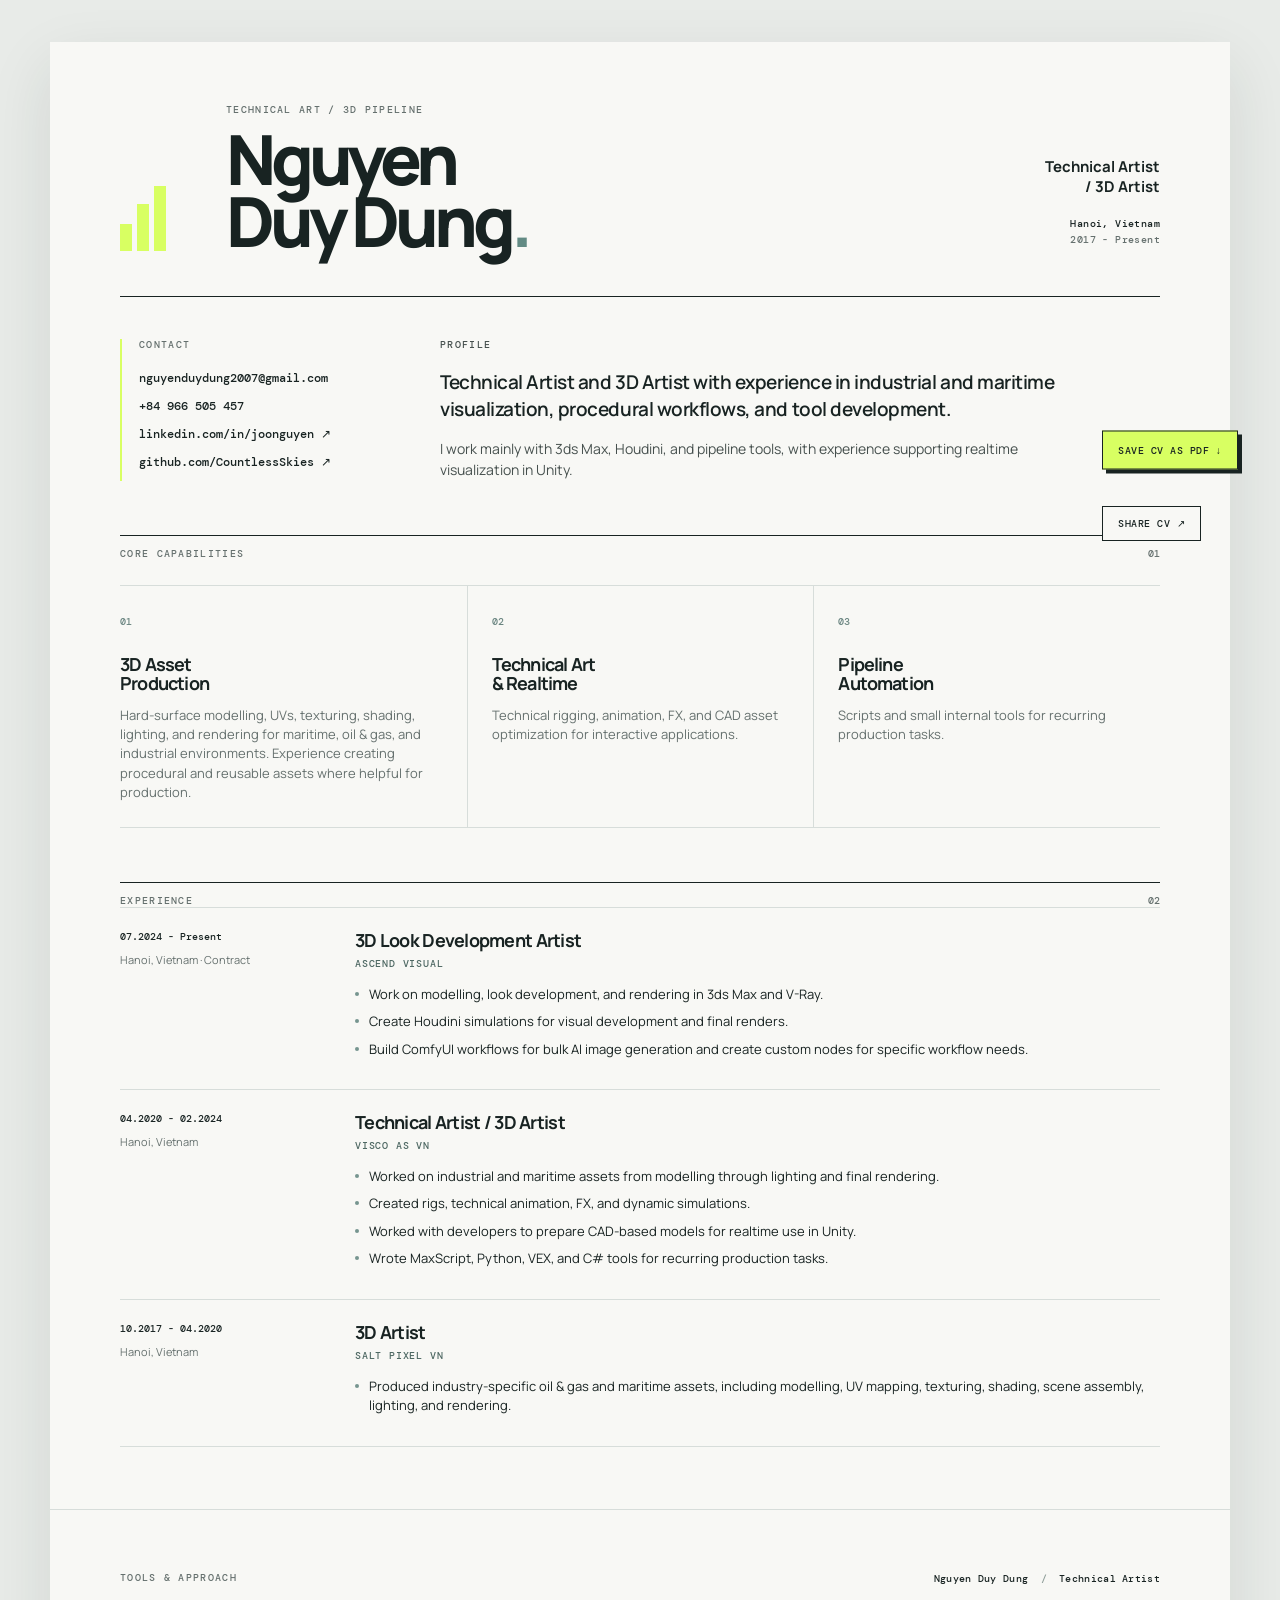
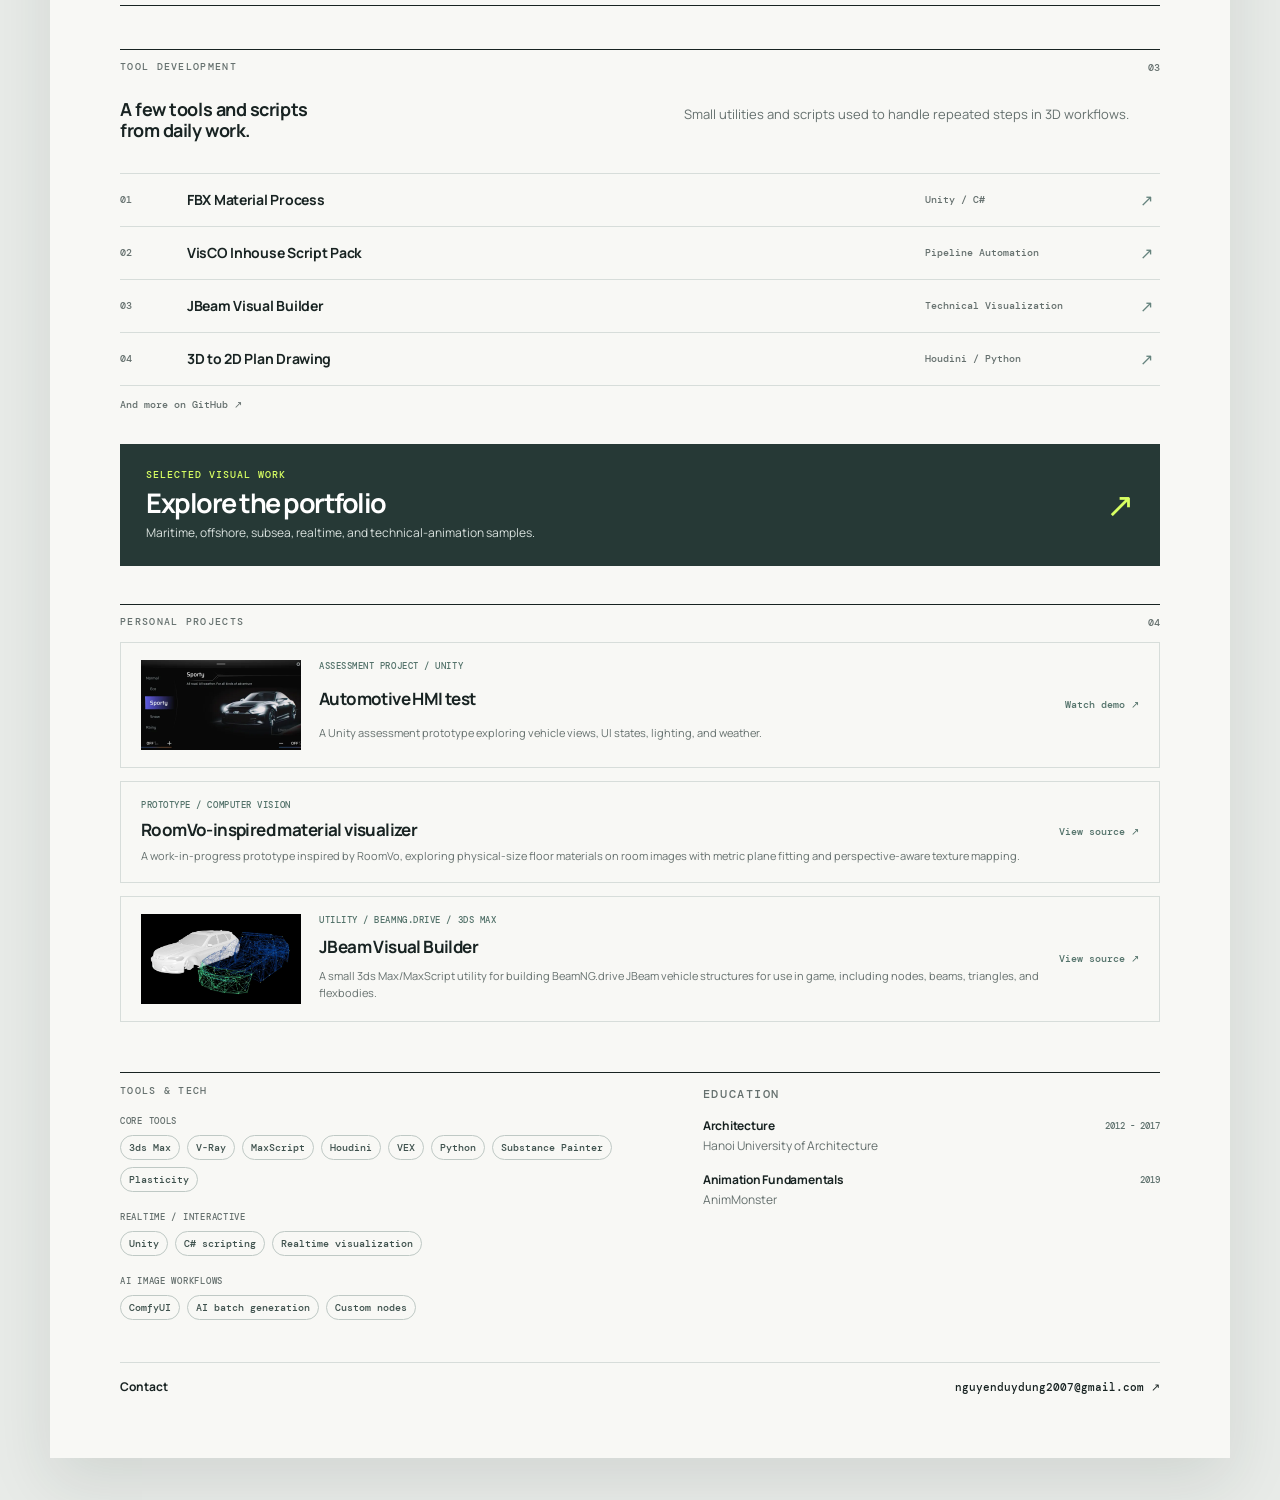
<file: index.html>
<!doctype html>
<html lang="en">
  <head>
    <meta charset="UTF-8" />
    <meta name="viewport" content="width=device-width, initial-scale=1.0" />
    <meta name="description" content="Nguyen Duy Dung - Technical Artist and 3D Pipeline Artist" />
    <title>Nguyen Duy Dung - Technical Artist</title>
    <link rel="preconnect" href="https://fonts.googleapis.com" />
    <link rel="preconnect" href="https://fonts.gstatic.com" crossorigin />
    <link href="https://fonts.googleapis.com/css2?family=DM+Mono:wght@400;500&family=Manrope:wght@400;500;600;700;800&display=swap" rel="stylesheet" />
    <link rel="stylesheet" href="styles.css" />
    <link rel="stylesheet" href="portfolio-link.css" />
    <link rel="stylesheet" href="floating-pdf-button.css" />
    <link rel="stylesheet" href="share-button.css" />
    <link rel="stylesheet" href="project-thumbnails.css" />
    <link rel="stylesheet" href="cv-refinements.css" />
    <link rel="stylesheet" href="print.css" />
  </head>
  <body>
    <main class="resume">
      <section class="page page-one">
        <header class="hero">
          <div class="hero-mark" aria-hidden="true"><span></span><span></span><span></span></div>
          <div class="identity">
            <p class="eyebrow">Technical art / 3D pipeline</p>
            <h1>Nguyen<br />Duy Dung<span class="period">.</span></h1>
          </div>
          <div class="role-block">
            <p class="role">Technical Artist<br />/ 3D Artist</p>
            <p class="location">Hanoi, Vietnam<br /><span>2017 - Present</span></p>
          </div>
        </header>

        <div class="intro-grid">
          <aside class="contact-panel">
            <p class="section-label">Contact</p>
            <a href="mailto:nguyenduydung2007@gmail.com">nguyenduydung2007@gmail.com</a>
            <a href="tel:+84966505457">+84 966 505 457</a>
            <a href="https://www.linkedin.com/in/joonguyen" target="_blank" rel="noreferrer">linkedin.com/in/joonguyen ↗</a>
            <a href="https://github.com/CountlessSkies" target="_blank" rel="noreferrer">github.com/CountlessSkies ↗</a>
          </aside>
          <div class="summary">
            <p class="section-label">Profile</p>
            <p class="lead">Technical Artist and 3D Artist with experience in industrial and maritime visualization, procedural workflows, and tool development.</p>
            <p>I work mainly with 3ds Max, Houdini, and pipeline tools, with experience supporting realtime visualization in Unity.</p>
          </div>
        </div>

        <section class="capabilities">
          <div class="section-heading"><p class="section-label">Core capabilities</p><span>01</span></div>
          <div class="capability-grid">
            <article><span>01</span><h2>3D Asset<br />Production</h2><p>Hard-surface modelling, UVs, texturing, shading, lighting, and rendering for maritime, oil &amp; gas, and industrial environments. Experience creating procedural and reusable assets where helpful for production.</p></article>
            <article><span>02</span><h2>Technical Art<br />&amp; Realtime</h2><p>Technical rigging, animation, FX, and CAD asset optimization for interactive applications.</p></article>
            <article><span>03</span><h2>Pipeline<br />Automation</h2><p>Scripts and small internal tools for recurring production tasks.</p></article>
          </div>
        </section>

        <section class="experience">
          <div class="section-heading"><p class="section-label">Experience</p><span>02</span></div>
          <article class="job current">
            <div class="job-meta"><p>07.2024 - Present</p><span>Hanoi, Vietnam · Contract</span></div>
            <div class="job-main"><h2>3D Look Development Artist</h2><h3>Ascend Visual</h3><ul><li>Work on modelling, look development, and rendering in 3ds Max and V-Ray.</li><li>Create Houdini simulations for visual development and final renders.</li><li>Build ComfyUI workflows for bulk AI image generation and create custom nodes for specific workflow needs.</li></ul></div>
          </article>
          <article class="job">
            <div class="job-meta"><p>04.2020 - 02.2024</p><span>Hanoi, Vietnam</span></div>
            <div class="job-main"><h2>Technical Artist / 3D Artist</h2><h3>VISCO AS VN</h3><ul><li>Worked on industrial and maritime assets from modelling through lighting and final rendering.</li><li>Created rigs, technical animation, FX, and dynamic simulations.</li><li>Worked with developers to prepare CAD-based models for realtime use in Unity.</li><li>Wrote MaxScript, Python, VEX, and C# tools for recurring production tasks.</li></ul></div>
          </article>
          <article class="job">
            <div class="job-meta"><p>10.2017 - 04.2020</p><span>Hanoi, Vietnam</span></div>
            <div class="job-main"><h2>3D Artist</h2><h3>Salt Pixel VN</h3><ul><li>Produced industry-specific oil &amp; gas and maritime assets, including modelling, UV mapping, texturing, shading, scene assembly, lighting, and rendering.</li></ul></div>
          </article>
        </section>
      </section>

      <section class="page page-two">
        <header class="continuation"><p class="eyebrow">Tools &amp; approach</p><p>Nguyen Duy Dung <span>/</span> Technical Artist</p></header>

        <section class="tools-feature">
          <div class="section-heading"><p class="section-label">Tool development</p><span>03</span></div>
          <div class="tools-intro"><h2 class="tools-title">A few tools and scripts<br />from daily work.</h2><p>Small utilities and scripts used to handle repeated steps in 3D workflows.</p></div>
          <div class="tool-list">
            <a href="https://youtu.be/VTSaiFzFZvl" target="_blank" rel="noreferrer"><b>01</b><span>FBX Material Process</span><em>Unity / C#</em><i>↗</i></a>
            <a href="https://github.com/CountlessSkies/VisCO_VN_InHouse" target="_blank" rel="noreferrer"><b>02</b><span>VisCO Inhouse Script Pack</span><em>Pipeline Automation</em><i>↗</i></a>
            <a href="https://github.com/CountlessSkies/JBeamVisualBuilder" target="_blank" rel="noreferrer"><b>03</b><span>JBeam Visual Builder</span><em>Technical Visualization</em><i>↗</i></a>
            <a href="https://github.com/CountlessSkies/3Dto2DPlanDrawing" target="_blank" rel="noreferrer"><b>04</b><span>3D to 2D Plan Drawing</span><em>Houdini / Python</em><i>↗</i></a>
          </div>
          <a class="tools-more" href="https://github.com/CountlessSkies" target="_blank" rel="noreferrer">And more on GitHub ↗</a>
          <a class="portfolio-cta" href="portfolio.html">
            <span class="portfolio-cta-kicker">Selected visual work</span>
            <strong>Explore the portfolio</strong>
            <span class="portfolio-cta-copy">Maritime, offshore, subsea, realtime, and technical-animation samples.</span>
            <i aria-hidden="true">↗</i>
          </a>
        </section>

        <section class="project-highlights">
          <div class="section-heading"><p class="section-label">Personal projects</p><span>04</span></div>
          <a class="realtime-project has-thumbnail" href="https://www.youtube.com/watch?v=7L6jAX87Nv0" target="_blank" rel="noreferrer">
            <img src="assets/portfolio/hmi-thumbnail.webp" alt="Automotive HMI sporty driving mode interface" />
            <span class="project-kicker">Assessment project / Unity</span>
            <strong>Automotive HMI test</strong>
            <span>A Unity assessment prototype exploring vehicle views, UI states, lighting, and weather.</span>
            <i aria-hidden="true">Watch demo ↗</i>
          </a>
          <a class="realtime-project" href="https://github.com/CountlessSkies/roomvo-clone" target="_blank" rel="noreferrer">
            <span class="project-kicker">Prototype / Computer vision</span>
            <strong>RoomVo-inspired material visualizer</strong>
            <span>A work-in-progress prototype inspired by RoomVo, exploring physical-size floor materials on room images with metric plane fitting and perspective-aware texture mapping.</span>
            <i aria-hidden="true">View source ↗</i>
          </a>
          <a class="realtime-project has-thumbnail" href="https://github.com/CountlessSkies/JBeamVisualBuilder" target="_blank" rel="noreferrer">
            <img src="assets/portfolio/jbeam-visual-builder.webp" alt="JBeam vehicle data visualization" />
            <span class="project-kicker">Utility / BeamNG.drive / 3ds Max</span>
            <strong>JBeam Visual Builder</strong>
            <span>A small 3ds Max/MaxScript utility for building BeamNG.drive JBeam vehicle structures for use in game, including nodes, beams, triangles, and flexbodies.</span>
            <i aria-hidden="true">View source ↗</i>
          </a>
        </section>

        <section class="bottom-grid">
          <div class="software"><p class="section-label">Tools &amp; tech</p><p class="tool-group-label">Core tools</p><div class="chips"><span>3ds Max</span><span>V-Ray</span><span>MaxScript</span><span>Houdini</span><span>VEX</span><span>Python</span><span>Substance Painter</span><span>Plasticity</span></div><p class="tool-group-label realtime-label">Realtime / interactive</p><div class="chips"><span>Unity</span><span>C# scripting</span><span>Realtime visualization</span></div><p class="tool-group-label realtime-label">AI image workflows</p><div class="chips"><span>ComfyUI</span><span>AI batch generation</span><span>Custom nodes</span></div></div>
          <div class="education"><p class="section-label">Education</p><article><h3>Architecture</h3><p>Hanoi University of Architecture</p><span>2012 - 2017</span></article><article><h3>Animation Fundamentals</h3><p>AnimMonster</p><span>2019</span></article></div>
        </section>

        <footer><p>Contact</p><a href="mailto:nguyenduydung2007@gmail.com">nguyenduydung2007@gmail.com ↗</a></footer>
      </section>

    </main>
    <button class="save-pdf" style="margin: 0" type="button" onclick="window.print()">Save CV as PDF ↓</button>
    <button class="share-cv" type="button" onclick="if (navigator.share) { navigator.share({ title: document.title, url: location.href }); } else { navigator.clipboard.writeText(location.href).then(() => alert('CV link copied.')); }">Share CV ↗</button>
  </body>
</html>
</file>
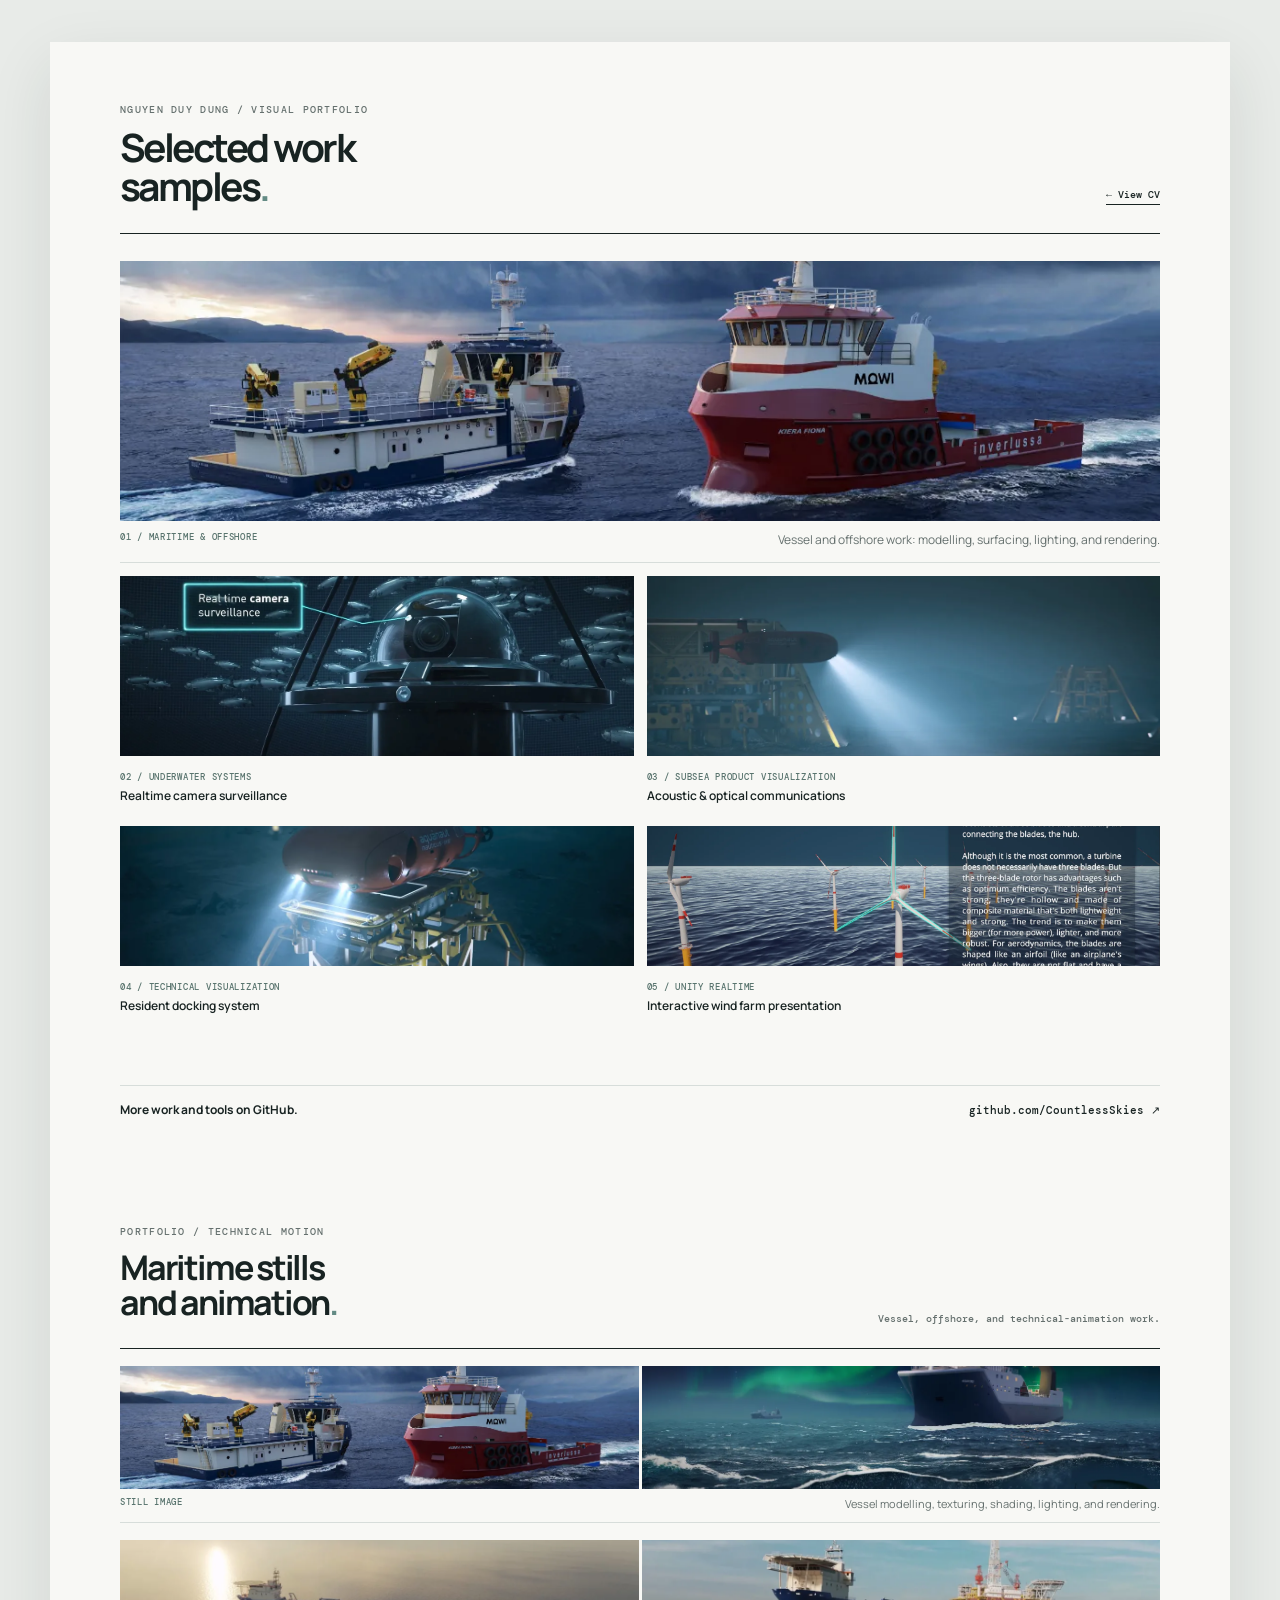
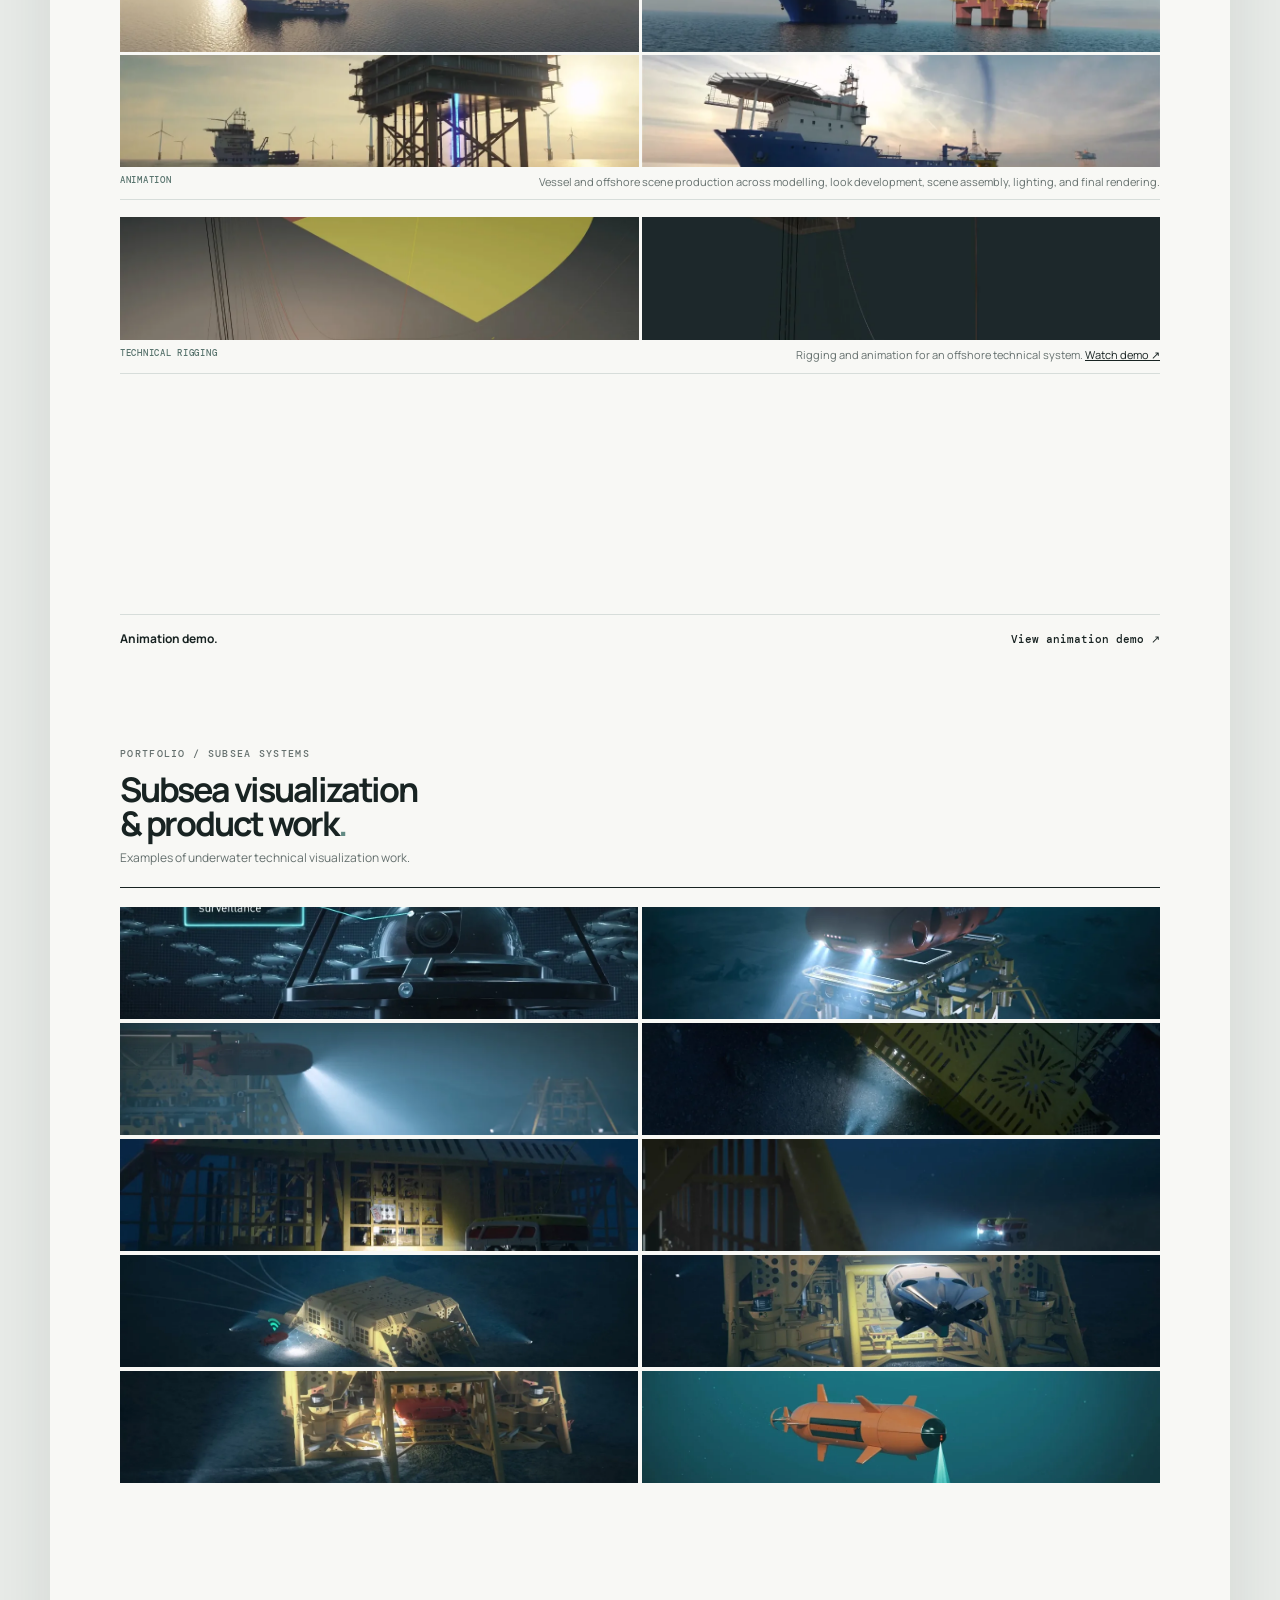
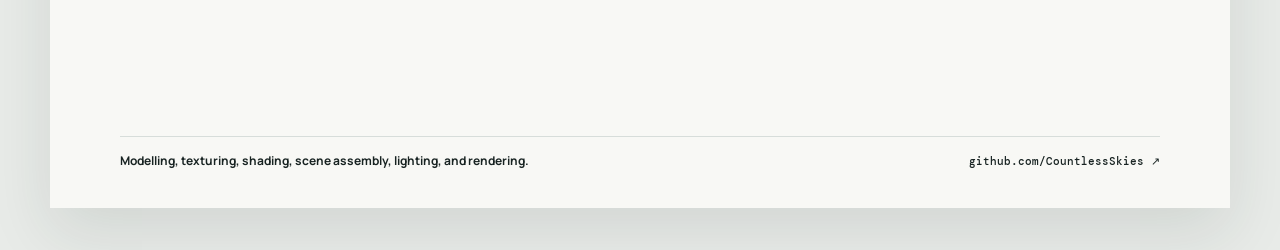
<file: portfolio.html>
<!doctype html>
<html lang="en">
  <head>
    <meta charset="UTF-8" />
    <meta name="viewport" content="width=device-width, initial-scale=1.0" />
    <meta name="description" content="Selected visual portfolio of Nguyen Duy Dung, Technical Artist and 3D Generalist." />
    <title>Portfolio — Nguyen Duy Dung</title>
    <link rel="preconnect" href="https://fonts.googleapis.com" />
    <link rel="preconnect" href="https://fonts.gstatic.com" crossorigin />
    <link href="https://fonts.googleapis.com/css2?family=DM+Mono:wght@400;500&family=Manrope:wght@400;500;600;700;800&display=swap" rel="stylesheet" />
    <link rel="stylesheet" href="styles.css" />
    <link rel="stylesheet" href="portfolio-link.css" />
  </head>
  <body>
    <main class="resume portfolio-resume">
      <section class="page page-portfolio">
        <header class="portfolio-header"><div><p class="eyebrow">Nguyen Duy Dung / Visual portfolio</p><h2>Selected work<br />samples<span>.</span></h2></div><a class="back-to-cv" href="index.html">← View CV</a></header>
        <figure class="portfolio-feature"><img src="assets/portfolio/maritime-still-01.webp" alt="Maritime vessel and offshore platform visualization" /><figcaption><span>01 / Maritime &amp; offshore</span><p>Vessel and offshore work: modelling, surfacing, lighting, and rendering.</p></figcaption></figure>
        <div class="portfolio-mosaic"><figure class="portfolio-tile tall"><img src="assets/portfolio/subsea-01.webp" alt="Underwater surveillance camera visualization" /><figcaption><span>02 / Underwater systems</span><p>Realtime camera surveillance</p></figcaption></figure><figure class="portfolio-tile tall"><img src="assets/portfolio/subsea-03.webp" alt="Underwater autonomous vehicle visualization" /><figcaption><span>03 / Subsea product visualization</span><p>Acoustic &amp; optical communications</p></figcaption></figure><figure class="portfolio-tile"><img src="assets/portfolio/subsea-02.webp" alt="Resident docking system visualization" /><figcaption><span>04 / Technical visualization</span><p>Resident docking system</p></figcaption></figure><figure class="portfolio-tile"><img src="assets/portfolio/wind-realtime.webp" alt="Realtime interactive wind farm application" /><figcaption><span>05 / Unity realtime</span><p>Interactive wind farm presentation</p></figcaption></figure></div>
        <footer><p>More work and tools on GitHub.</p><a href="https://github.com/CountlessSkies" target="_blank" rel="noreferrer">github.com/CountlessSkies ↗</a></footer>
      </section>
      <section class="page page-motion"><header class="motion-header"><p class="eyebrow">Portfolio / technical motion</p><div><h2>Maritime stills<br />and animation<span>.</span></h2><p>Vessel, offshore, and technical-animation work.</p></div></header><figure class="motion-frame still-frame"><div class="motion-pair"><img src="assets/portfolio/maritime-still-01.webp" alt="Maritime vessel still image render" /><img src="assets/portfolio/maritime-still-02.webp" alt="Arctic maritime vessel still image render" /></div><figcaption><span>Still image</span><p>Vessel modelling, texturing, shading, lighting, and rendering.</p></figcaption></figure><figure class="motion-frame animation-frame"><div class="motion-quad"><img src="assets/portfolio/maritime-animation-01.webp" alt="Maritime animation frame one" /><img src="assets/portfolio/maritime-animation-02.webp" alt="Maritime animation frame two" /><img src="assets/portfolio/maritime-animation-03.webp" alt="Maritime animation frame three" /><img src="assets/portfolio/maritime-animation-04.webp" alt="Maritime animation frame four" /></div><figcaption><span>Animation</span><p>Vessel and offshore scene production across modelling, look development, scene assembly, lighting, and final rendering.</p></figcaption></figure><figure class="motion-frame rig-frame"><div class="motion-pair"><img src="assets/portfolio/maritime-rigging-01.webp" alt="Technical rigging visualization" /><img src="assets/portfolio/maritime-rigging-02.webp" alt="Technical animation visualization" /></div><figcaption><span>Technical rigging</span><p>Rigging and animation for an offshore technical system. <a href="https://youtu.be/-vrgjX5760U" target="_blank" rel="noreferrer">Watch demo ↗</a></p></figcaption></figure><footer><p>Animation demo.</p><a href="https://youtu.be/-vrgjX5760U" target="_blank" rel="noreferrer">View animation demo ↗</a></footer></section>
      <section class="page page-subsea"><header class="subsea-header"><p class="eyebrow">Portfolio / subsea systems</p><h2>Subsea visualization<br />&amp; product work<span>.</span></h2><p>Examples of underwater technical visualization work.</p></header><div class="subsea-gallery"><img src="assets/portfolio/subsea-01.webp" alt="Underwater surveillance camera" /><img src="assets/portfolio/subsea-02.webp" alt="Resident docking system" /><img src="assets/portfolio/subsea-03.webp" alt="Acoustic and optical communications visualization" /><img src="assets/portfolio/subsea-04.webp" alt="Underwater technical equipment" /><img src="assets/portfolio/subsea-05.webp" alt="Subsea system rendering" /><img src="assets/portfolio/subsea-06.webp" alt="Underwater remote vehicle" /><img src="assets/portfolio/subsea-07.webp" alt="Subsea equipment scene" /><img src="assets/portfolio/subsea-08.webp" alt="Underwater system visualization" /><img src="assets/portfolio/subsea-09.webp" alt="Subsea device rendering" /><img src="assets/portfolio/subsea-10.webp" alt="Underwater vehicle product visualization" /></div><footer><p>Modelling, texturing, shading, scene assembly, lighting, and rendering.</p><a href="https://github.com/CountlessSkies" target="_blank" rel="noreferrer">github.com/CountlessSkies ↗</a></footer></section>
    </main>
  </body>
</html>
</file>
<file: styles.css>
.personal-project-list{display:grid;grid-template-columns:1fr 1fr;gap:12px;margin-top:18px}.personal-project-list article{padding:13px;border:1px solid var(--line)}.personal-project-list h3{font-size:15px;letter-spacing:-.03em;margin:6px 0}.personal-project-list article>p:not(.project-kicker){margin:0;color:var(--muted);font-size:11px;line-height:1.45}.personal-project-list a{display:inline-block;margin-top:9px;color:var(--ink);font:500 10px var(--mono)}.page-personal .personal-visual{margin-top:17px}@media(max-width:760px){.personal-project-list{grid-template-columns:1fr}}
 body .personal-header h2{font-size:24px;letter-spacing:-.035em}
 body .contact-panel a{font-size:12px}body .capability-grid p{font-size:13px}body .job-main li{font-size:13px;line-height:1.5}body .education p{font-size:12px}body .realtime-note p:not(.section-label):not(.project-kicker){font-size:13px}body .personal-content>div>p:last-child{font-size:13px}body .personal-status p{font-size:12px}body .portfolio-feature p,body .portfolio-tile p{font-size:12px}body .motion-frame figcaption p{font-size:11px}body .subsea-header>p:last-child{font-size:12px}body footer a{font-size:11px}
 @keyframes reveal-vertical{0%{object-position:50% 0%}100%{object-position:50% 100%}}.portfolio-feature img,.portfolio-tile img,.personal-visual img,.subsea-gallery img,.motion-frame img{animation:reveal-vertical 18s ease-in-out infinite alternate;will-change:object-position}.portfolio-tile:nth-child(even) img,.subsea-gallery img:nth-child(3n),.motion-quad img{animation-delay:-9s}@media(prefers-reduced-motion:reduce){.portfolio-feature img,.portfolio-tile img,.personal-visual img,.subsea-gallery img,.motion-frame img{animation:none;object-position:50% 50%}}
 .project-demo-link{display:inline-block;margin-left:7px;color:var(--ink);font:500 10px var(--mono);white-space:nowrap}
 .personal-header{padding-bottom:21px;border-bottom:1px solid var(--ink)}.personal-header h2{font-size:36px;line-height:1.01;letter-spacing:-.065em;margin:12px 0 9px}.personal-header h2 span{color:#638b84}.personal-header>p:last-child{max-width:540px;margin:0;color:var(--muted);font-size:12px}.personal-visual{width:68%;margin:22px 0 0 auto;background:#e7e9e6}.personal-visual img{display:block;width:100%;height:154px;object-fit:cover}.personal-visual p{font:500 9px var(--mono);letter-spacing:.07em;text-transform:uppercase;color:var(--muted);padding:7px 10px;margin:0}.personal-content{display:grid;grid-template-columns:1fr 1fr;gap:52px;margin-top:25px}.personal-content>div{border-top:1px solid var(--line);padding-top:10px}.personal-content .section-label{margin-bottom:10px}.personal-content>div>p:last-child{margin:0;font-size:12px;line-height:1.55;color:var(--muted)}.personal-stack{margin-top:26px;padding-top:10px;border-top:1px solid var(--ink)}.personal-stack .chips{margin-top:13px}.personal-status{display:flex;justify-content:space-between;gap:35px;margin-top:22px;padding:13px 0;border-top:1px solid var(--line);border-bottom:1px solid var(--line)}.personal-status p{margin:0;max-width:570px;font-size:11px;line-height:1.5;color:var(--muted)}.personal-status b{color:var(--ink)}.personal-status a{flex:0 0 auto;align-self:center;color:var(--ink);font:500 10px var(--mono)}.page-personal footer{bottom:39px}@media(max-width:760px){.personal-content{grid-template-columns:1fr;gap:22px}.personal-visual{width:100%}.personal-visual img{height:190px}.personal-status{display:block}.personal-status a{display:inline-block;margin-top:12px}.page-personal footer{margin-top:35px}}@media print{.page-personal{page-break-before:always}.personal-visual{width:68%}.personal-visual img{height:40mm}.page-personal footer{bottom:16mm}}
.subsea-header{padding-bottom:20px;border-bottom:1px solid var(--ink)}.subsea-header h2{font-size:34px;line-height:1.01;letter-spacing:-.065em;margin:12px 0 8px}.subsea-header h2 span{color:#638b84}.subsea-header>p:last-child{font-size:11px;margin:0;color:var(--muted)}.subsea-gallery{display:grid;grid-template-columns:1fr 1fr;gap:4px;margin-top:19px}.subsea-gallery img{display:block;width:100%;height:112px;object-fit:cover}.page-subsea footer{bottom:38px}@media(max-width:760px){.subsea-gallery{grid-template-columns:1fr}.subsea-gallery img{height:190px}.page-subsea footer{margin-top:35px}}@media print{.page-subsea{page-break-before:always}.subsea-gallery img{height:27mm}.page-subsea footer{bottom:16mm}}
.motion-pair{display:grid;grid-template-columns:1fr 1fr;gap:3px}.motion-quad{display:grid;grid-template-columns:1fr 1fr;gap:3px}.motion-frame .motion-pair img{height:123px}.animation-frame .motion-quad img{height:112px}@media(max-width:760px){.motion-pair,.motion-quad{grid-template-columns:1fr}.motion-frame .motion-pair img,.animation-frame .motion-quad img{height:190px}}@media print{.motion-frame .motion-pair img{height:30mm}.animation-frame .motion-quad img{height:27mm}}
.motion-header{padding-bottom:22px;border-bottom:1px solid var(--ink)}.motion-header h2{font-size:34px;line-height:1.02;letter-spacing:-.065em;margin:12px 0 7px}.motion-header h2 span{color:#638b84}.motion-header div{display:flex;justify-content:space-between;align-items:end}.motion-header div>p{margin:0;font:500 10px/1.5 var(--mono);color:var(--muted);text-align:right}.motion-frame{margin:17px 0 0}.motion-frame img{display:block;width:100%;object-fit:cover}.still-frame img{height:140px}.animation-frame img{height:272px}.rig-frame img{height:135px}.motion-frame figcaption{display:flex;justify-content:space-between;gap:30px;padding:7px 0 9px;border-bottom:1px solid var(--line)}.motion-frame figcaption span{font:500 9px var(--mono);letter-spacing:.08em;text-transform:uppercase;color:#59746e}.motion-frame figcaption p{font-size:10px;margin:0;text-align:right;color:var(--muted)}.motion-frame figcaption a{color:var(--ink)}.page-motion footer{bottom:38px}@media(max-width:760px){.motion-header div,.motion-frame figcaption{display:block}.motion-header div>p,.motion-frame figcaption p{text-align:left;margin-top:8px}.still-frame img,.animation-frame img,.rig-frame img{height:190px}.page-motion footer{margin-top:35px}}@media print{.page-motion{page-break-before:always}.page-motion footer{bottom:16mm}.still-frame img{height:34mm}.animation-frame img{height:62mm}.rig-frame img{height:31mm}}
.tool-group-label{margin:18px 0 -9px;font:500 9px var(--mono);letter-spacing:.08em;text-transform:uppercase;color:var(--muted)}.tool-group-label.realtime-label{margin-top:19px}.realtime-note{display:grid;grid-template-columns:1.1fr 2fr;gap:55px;margin-top:40px;padding-top:12px;border-top:1px solid var(--ink)}.realtime-note h2{font-size:18px;line-height:1.2;letter-spacing:-.04em;margin:7px 0 10px}.realtime-note p:not(.section-label):not(.project-kicker){max-width:600px;margin:0;font-size:12px;line-height:1.52;color:var(--muted)}.project-kicker{font:500 9px var(--mono);letter-spacing:.06em;text-transform:uppercase;margin:0;color:#53726a}.project-kicker span{color:var(--muted);margin-left:10px}@media(max-width:760px){.realtime-note{grid-template-columns:1fr;gap:16px;margin-top:35px}}@media print{.realtime-note{margin-top:10mm}.tool-group-label{margin-top:4mm}}
:root{--ink:#182322;--muted:#65706e;--line:#d7ddda;--paper:#f8f8f5;--accent:#d8ff62;--deep:#263936;--sans:"Manrope",Arial,sans-serif;--mono:"DM Mono","Courier New",monospace}*{box-sizing:border-box}html{background:#e8ebe8}body{margin:0;color:var(--ink);font-family:var(--sans);font-size:14px;line-height:1.5;background:#e8ebe8}.resume{width:min(100%,1180px);margin:42px auto;box-shadow:0 24px 60px #1b29261c}.page{background:var(--paper);min-height:1122px;padding:62px 70px;position:relative}.page-two{border-top:1px solid var(--line)}.hero{display:grid;grid-template-columns:82px 1fr 260px;gap:24px;align-items:end;padding-bottom:45px;border-bottom:1px solid var(--ink)}.hero-mark{height:65px;display:flex;gap:5px;align-items:end}.hero-mark span{display:block;width:12px;background:var(--accent)}.hero-mark span:nth-child(1){height:27px}.hero-mark span:nth-child(2){height:47px}.hero-mark span:nth-child(3){height:65px}.eyebrow,.section-label{font:500 10px/1.2 var(--mono);letter-spacing:.13em;text-transform:uppercase;color:var(--muted);margin:0}.identity h1{font-size:clamp(46px,5.4vw,70px);letter-spacing:-.075em;line-height:.89;margin:12px 0 0;font-weight:800}.period{color:#638b84}.role-block{text-align:right;padding-bottom:4px}.role{font-size:15px;line-height:1.35;font-weight:700;margin:0 0 19px}.location{font:500 10px/1.55 var(--mono);letter-spacing:.04em;margin:0}.location span{color:var(--muted)}.intro-grid{display:grid;grid-template-columns:258px 1fr;gap:62px;padding:42px 0 54px}.contact-panel{border-left:2px solid var(--accent);padding-left:17px}.contact-panel .section-label{margin-bottom:18px}.contact-panel a{color:var(--ink);display:block;font:500 11px/1.5 var(--mono);text-decoration:none;margin:0 0 10px;overflow-wrap:anywhere}.contact-panel a:hover,footer a:hover{text-decoration:underline}.summary .section-label{margin-bottom:18px}.summary p{max-width:625px;margin:0;color:#46504e}.summary .lead{font-size:19px;line-height:1.42;font-weight:600;color:var(--ink);letter-spacing:-.025em;margin-bottom:15px}.section-heading{display:flex;justify-content:space-between;align-items:center;border-top:1px solid var(--ink);padding-top:11px}.section-heading>span{font:500 10px var(--mono);color:var(--muted)}.capability-grid{display:grid;grid-template-columns:repeat(3,1fr);gap:0;margin-top:25px;border-top:1px solid var(--line);border-bottom:1px solid var(--line)}.capability-grid article{padding:23px 24px 25px 0;min-height:188px}.capability-grid article+article{border-left:1px solid var(--line);padding-left:24px}.capability-grid span,.card-no{font:500 10px var(--mono);color:#6a8580}.capability-grid h2{font-size:18px;letter-spacing:-.045em;line-height:1.08;margin:25px 0 12px}.capability-grid p{color:var(--muted);font-size:12px;line-height:1.48;margin:0}.experience{margin-top:54px}.job{display:grid;grid-template-columns:190px 1fr;gap:45px;padding:22px 0;border-bottom:1px solid var(--line)}.job.current{border-top:1px solid var(--line)}.job-meta p{font:500 10px var(--mono);margin:0 0 5px}.job-meta span{color:var(--muted);font-size:11px}.job-main h2{font-size:18px;line-height:1.15;letter-spacing:-.04em;margin:0}.job-main h3{font:500 10px var(--mono);letter-spacing:.08em;text-transform:uppercase;margin:6px 0 15px;color:#4e6863}.job-main ul{padding:0;margin:0;list-style:none}.job-main li{position:relative;padding-left:14px;margin:0 0 8px;font-size:12px;line-height:1.45}.job-main li::before{content:"";width:4px;height:4px;border-radius:50%;background:#76958f;position:absolute;top:7px;left:0}.continuation{display:flex;justify-content:space-between;border-bottom:1px solid var(--ink);padding-bottom:20px}.continuation>p:last-child{margin:0;font:500 10px var(--mono);letter-spacing:.03em}.continuation span{color:#8e9d99;margin:0 6px}.tools-feature{padding-top:43px}.tools-intro{display:grid;grid-template-columns:1.05fr 1fr;gap:65px;padding:25px 0 31px}.tools-intro h2{font-size:30px;letter-spacing:-.065em;line-height:1.05;margin:0}.tools-intro p{font-size:13px;color:var(--muted);margin:5px 0 0;line-height:1.6}.tool-list{border-top:1px solid var(--line)}.tool-list a{display:grid;grid-template-columns:52px 1fr 200px 20px;gap:15px;align-items:center;padding:14px 0;border-bottom:1px solid var(--line);color:var(--ink);text-decoration:none;transition:padding .2s,background .2s}.tool-list a:hover{padding-left:12px;background:#eff1ed}.tool-list b,.tool-list em{font:500 10px var(--mono);font-style:normal;color:var(--muted)}.tool-list span{font-size:14px;font-weight:700;letter-spacing:-.02em}.tool-list i{font-size:16px;font-style:normal;color:#66847e}.project-section{margin-top:50px}.project-grid{display:grid;grid-template-columns:1.15fr .85fr;gap:12px;margin-top:22px}.project-card{min-height:211px;padding:21px;display:flex;flex-direction:column;justify-content:space-between}.project-card.marine{background:var(--deep);color:#fff}.project-card.realtime{background:#e0e7e4}.project-card.motion{grid-column:1 / -1;min-height:175px;background:#d5e0dc;display:grid;grid-template-columns:1fr 2fr;gap:25px}.project-card>div:last-child{align-self:flex-end;width:100%}.project-card.motion>div:last-child{align-self:start}.project-card p{font:500 10px var(--mono);letter-spacing:.08em;text-transform:uppercase;margin:0 0 12px;opacity:.72}.project-card h2{font-size:20px;letter-spacing:-.055em;line-height:1.1;margin:0}.project-card ul{list-style:none;padding:0;margin:17px 0 0}.project-card li{font-size:11px;line-height:1.45;margin:4px 0;padding-left:10px;position:relative}.project-card li::before{content:"—";position:absolute;left:0}.project-card a{display:inline-block;margin-top:12px;color:var(--ink);font:500 10px var(--mono)}.bottom-grid{display:grid;grid-template-columns:1.1fr 1fr;gap:80px;margin-top:50px;padding-top:12px;border-top:1px solid var(--ink)}.chips{display:flex;flex-wrap:wrap;gap:7px;margin-top:17px}.chips span{padding:5px 8px;border:1px solid #bfc9c5;border-radius:20px;font:500 10px var(--mono);color:#3e514d}.education article{position:relative;margin-top:16px;padding-right:80px}.education h3{font-size:12px;margin:0;letter-spacing:-.02em}.education p{font-size:11px;margin:2px 0;color:var(--muted)}.education span{font:500 9px var(--mono);position:absolute;right:0;top:3px;color:#5e716d}footer{display:flex;justify-content:space-between;align-items:center;position:absolute;bottom:58px;left:70px;right:70px;padding-top:15px;border-top:1px solid var(--line)}footer p{font-size:12px;font-weight:700;margin:0}footer a{color:var(--ink);font:500 10px var(--mono);text-decoration:none}@media (max-width:760px){.resume{margin:0;box-shadow:none}.page{min-height:0;padding:35px 24px}.hero{grid-template-columns:42px 1fr;gap:16px;padding-bottom:30px}.hero-mark{height:48px}.hero-mark span{width:8px}.hero-mark span:nth-child(1){height:19px}.hero-mark span:nth-child(2){height:34px}.hero-mark span:nth-child(3){height:48px}.role-block{grid-column:1 / -1;text-align:left;padding:0;display:flex;gap:25px;align-items:end}.role{margin:0}.intro-grid,.tools-intro,.bottom-grid{grid-template-columns:1fr;gap:28px}.intro-grid{padding:30px 0 40px}.capability-grid,.project-grid{grid-template-columns:1fr}.capability-grid article,.capability-grid article+article{min-height:0;padding:21px 0;border-left:0;border-top:1px solid var(--line)}.capability-grid article:first-child{border-top:0}.experience{margin-top:40px}.job{grid-template-columns:1fr;gap:13px}.tool-list a{grid-template-columns:34px 1fr 16px}.tool-list em{display:none}.project-card.motion{grid-column:auto;grid-template-columns:1fr;min-height:211px}.bottom-grid{margin-top:40px}footer{position:static;margin-top:42px;display:block;padding-top:14px}footer a{display:block;margin-top:6px}.page-two{border-top:8px solid #e8ebe8}.portfolio-header{display:block}.portfolio-header>p{text-align:left;margin-top:16px}.portfolio-feature img{height:190px}.portfolio-feature figcaption{display:block}.portfolio-feature p{text-align:left;margin-top:5px}.portfolio-mosaic{grid-template-columns:1fr}.portfolio-tile img,.portfolio-tile.tall img{height:190px}.page-portfolio footer{margin-top:35px}}@media print{html,body{background:#fff}.resume{width:100%;margin:0;box-shadow:none}.page{width:210mm;min-height:297mm;padding:16mm 18mm;break-after:page}.page-two{border-top:0}footer{bottom:16mm;left:18mm;right:18mm}.hero{padding-bottom:11mm}.identity h1{font-size:50px}.intro-grid{padding:11mm 0 14mm}.tools-feature{padding-top:11mm}.project-section{margin-top:14mm}.bottom-grid{margin-top:14mm}.page-two{page-break-before:always}.page-portfolio{page-break-before:always}.page-portfolio footer{bottom:16mm}.portfolio-feature img{height:64mm}.portfolio-tile img{height:34mm}.portfolio-tile.tall img{height:43mm}}.portfolio-header{display:flex;justify-content:space-between;align-items:end;padding-bottom:28px;border-bottom:1px solid var(--ink)}.portfolio-header h2{font-size:39px;line-height:.99;letter-spacing:-.065em;margin:12px 0 0}.portfolio-header h2 span{color:#638b84}.portfolio-header>p{font:500 10px/1.6 var(--mono);text-align:right;margin:0;color:var(--muted)}.portfolio-feature{margin:27px 0 13px}.portfolio-feature img{display:block;width:100%;height:260px;object-fit:cover}.portfolio-feature figcaption{display:flex;justify-content:space-between;gap:30px;padding:10px 0 13px;border-bottom:1px solid var(--line)}.portfolio-feature span,.portfolio-tile span{font:500 9px var(--mono);letter-spacing:.08em;color:#59746e;text-transform:uppercase}.portfolio-feature p{font-size:11px;margin:0;max-width:390px;text-align:right;color:var(--muted)}.portfolio-mosaic{display:grid;grid-template-columns:1fr 1fr;gap:13px}.portfolio-tile{margin:0}.portfolio-tile img{display:block;width:100%;height:140px;object-fit:cover}.portfolio-tile.tall img{height:180px}.portfolio-tile figcaption{padding:8px 0}.portfolio-tile p{font-size:11px;margin:2px 0 0;color:var(--ink);font-weight:600}.page-portfolio footer{bottom:45px}
</file>
<file: portfolio-link.css>
.resume:not(.portfolio-resume) .page-personal,.resume:not(.portfolio-resume) .page-portfolio,.resume:not(.portfolio-resume) .page-motion,.resume:not(.portfolio-resume) .page-subsea{display:none}.page-two{min-height:0}.page-two footer{position:static;margin-top:42px}.save-pdf{margin:0 0 15px;padding:7px 10px;border:1px solid #182322;background:#d8ff62;color:#182322;cursor:pointer;font:500 9px "DM Mono","Courier New",monospace;letter-spacing:.05em;text-transform:uppercase}.save-pdf:hover{background:#c7ef50}.tools-more{display:inline-block;margin-top:12px;color:#65706e;font:500 10px "DM Mono","Courier New",monospace;text-decoration:none}.tools-more:hover{color:#182322;text-decoration:underline}.portfolio-cta{display:grid;grid-template-columns:1fr auto;gap:8px 28px;align-items:end;margin-top:31px;padding:24px 26px;background:#263936;color:#fff;text-decoration:none;transition:transform .2s,background .2s}.portfolio-cta:hover{background:#34514c;transform:translateY(-2px)}.portfolio-cta-kicker{font:500 10px "DM Mono","Courier New",monospace;letter-spacing:.1em;text-transform:uppercase;color:#d8ff62}.portfolio-cta strong{grid-column:1;font-size:27px;line-height:1;letter-spacing:-.055em}.portfolio-cta-copy{grid-column:1;color:#d9e1de;font-size:12px}.portfolio-cta i{grid-column:2;grid-row:1 / 4;align-self:center;font-size:34px;font-style:normal;color:#d8ff62}.project-highlights{margin-top:38px}.realtime-project{display:grid;grid-template-columns:1fr auto;gap:6px 24px;margin-top:13px;padding:17px 20px;border:1px solid #d7ddda;color:#182322;text-decoration:none;transition:border-color .2s,background .2s}.realtime-project:hover{background:#eff1ed;border-color:#66847e}.realtime-project .project-kicker{grid-column:1}.realtime-project strong{grid-column:1;font-size:17px;letter-spacing:-.035em}.realtime-project>span:last-of-type{grid-column:1;color:#65706e;font-size:11px}.realtime-project i{grid-column:2;grid-row:1 / 4;align-self:center;font:500 10px "DM Mono","Courier New",monospace;font-style:normal;color:#53726a}.back-to-cv{color:#182322;font:500 10px "DM Mono","Courier New",monospace;text-decoration:none;border-bottom:1px solid #182322;padding-bottom:3px}.back-to-cv:hover{color:#59746e;border-color:#59746e}@media(max-width:760px){.portfolio-cta{padding:22px}.portfolio-cta strong{font-size:23px}.portfolio-cta-copy{max-width:250px}.realtime-project{grid-template-columns:1fr}.realtime-project i{grid-column:1;grid-row:auto;margin-top:4px}.back-to-cv{margin-top:16px;display:inline-block}}@media print{.page-two{min-height:297mm}.page-two footer{position:absolute;margin-top:0}.save-pdf{display:none}}
</file>
<file: floating-pdf-button.css>
.save-pdf{position:fixed;top:50%;left:min(calc(50% + 606px),calc(100% - 178px));z-index:20;padding:12px 15px;border:1px solid #182322;background:#d8ff62;box-shadow:4px 4px 0 #182322;color:#182322;cursor:pointer;font:500 10px "DM Mono","Courier New",monospace;letter-spacing:.05em;text-transform:uppercase;transform:translateY(-50%);transition:transform .2s,box-shadow .2s}.save-pdf:hover{transform:translate(2px,calc(-50% + 2px));box-shadow:2px 2px 0 #182322}@media(max-width:760px){.save-pdf{top:auto;right:16px;bottom:16px;left:auto;padding:11px 13px;transform:none}.save-pdf:hover{transform:translate(2px,2px)}}@media print{.save-pdf{display:none}}
</file>
<file: share-button.css>
.share-cv{position:fixed;top:calc(50% + 56px);left:min(calc(50% + 606px),calc(100% - 178px));z-index:20;padding:10px 15px;border:1px solid #182322;background:#f8f8f5;color:#182322;cursor:pointer;font:500 10px "DM Mono","Courier New",monospace;letter-spacing:.05em;text-transform:uppercase;transition:background .2s,transform .2s}.share-cv:hover{background:#eff1ed;transform:translateX(2px)}@media(max-width:760px){.share-cv{top:auto;right:16px;bottom:64px;left:auto;padding:9px 13px}.share-cv:hover{transform:translateX(2px)}}@media print{.share-cv{display:none}}
</file>
<file: project-thumbnails.css>
.realtime-project.has-thumbnail{grid-template-columns:160px minmax(0,1fr) auto;column-gap:18px}.realtime-project.has-thumbnail img{grid-column:1;grid-row:1 / 4;width:100%;height:90px;object-fit:cover}.realtime-project.has-thumbnail .project-kicker,.realtime-project.has-thumbnail strong,.realtime-project.has-thumbnail>span:last-of-type{grid-column:2}.realtime-project.has-thumbnail i{grid-column:3;grid-row:1 / 4}@media(max-width:760px){.realtime-project.has-thumbnail{grid-template-columns:1fr}.realtime-project.has-thumbnail img{grid-column:1;grid-row:auto;height:auto;max-height:190px;margin-bottom:4px}.realtime-project.has-thumbnail .project-kicker,.realtime-project.has-thumbnail strong,.realtime-project.has-thumbnail>span:last-of-type,.realtime-project.has-thumbnail i{grid-column:1;grid-row:auto}}
</file>
<file: cv-refinements.css>
.tools-intro h2.tools-title{font-size:18px;line-height:1.2;letter-spacing:-.025em}
</file>
<file: print.css>
/* A print layout that keeps the visual language of the site without letting
   the browser split cards, jobs, or the footer across arbitrary sheets. */
@page {
  size: A4;
  margin: 0;
}

@media print {
  html,
  body {
    width: 210mm;
    background: #fff;
    -webkit-print-color-adjust: exact;
    print-color-adjust: exact;
  }

  .resume {
    width: 100%;
    margin: 0;
    box-shadow: none;
  }

  /* Let an A4 sheet break only between complete content blocks. A fixed
     minimum page height and an absolute footer were the source of the gaps. */
  .page,
  .page-two {
    width: auto;
    min-height: 0;
    padding: 16mm 18mm;
    border: 0;
    break-after: auto;
    page-break-after: auto;
  }

  .page-two {
    break-before: page;
    page-break-before: always;
  }

  .hero,
  .intro-grid,
  .capabilities,
  .job,
  .continuation,
  .tools-feature,
  .realtime-project,
  .bottom-grid,
  .education article,
  .portfolio-cta,
  .tool-list a {
    break-inside: avoid;
    page-break-inside: avoid;
  }

  /* A footer participates in normal document flow in print, so it can never
     overlap content or reserve a blank band at the bottom of a sheet. */
  footer,
  .page-two footer {
    position: static;
    margin-top: 16mm;
    left: auto;
    right: auto;
    bottom: auto;
  }

  /* Preserve the site's roomy structure, but reclaim just enough vertical
     space for the first sheet to contain its complete introduction. */
  .hero {
    padding-bottom: 8mm;
  }

  .intro-grid {
    padding: 7mm 0 8mm;
  }

  .capability-grid {
    margin-top: 4mm;
  }

  .capability-grid article,
  .capability-grid article + article {
    min-height: 0;
    padding-top: 4mm;
    padding-bottom: 4mm;
  }

  .capability-grid h2 {
    margin: 5mm 0 3mm;
  }

  .experience {
    margin-top: 0;
    break-before: page;
    page-break-before: always;
  }

  .tools-feature {
    padding-top: 8mm;
  }

  .tools-intro {
    padding: 5mm 0 6mm;
  }

  .project-highlights {
    margin-top: 8mm;
    break-before: page;
    page-break-before: always;
  }

  .realtime-project {
    gap: 4px 18px;
    margin-top: 8px;
    padding: 12px 14px;
  }

  .realtime-project strong {
    font-size: 16px;
  }

  .realtime-project.has-thumbnail {
    grid-template-columns: 125px minmax(0, 1fr) auto;
  }

  .realtime-project.has-thumbnail img {
    grid-column: 1;
    grid-row: 1 / 4;
    height: 65px;
    max-height: none;
    margin-bottom: 0;
  }

  .realtime-project.has-thumbnail .project-kicker,
  .realtime-project.has-thumbnail strong,
  .realtime-project.has-thumbnail > span:last-of-type {
    grid-column: 2;
    grid-row: auto;
  }

  .realtime-project.has-thumbnail i {
    grid-column: 3;
    grid-row: 1 / 4;
  }

  .bottom-grid {
    margin-top: 8mm;
  }

  .save-pdf,
  .share-cv {
    display: none !important;
  }

  .portfolio-cta:hover,
  .tool-list a:hover,
  .realtime-project:hover {
    background: initial;
    transform: none;
  }

  .portfolio-feature img,
  .portfolio-tile img,
  .personal-visual img,
  .subsea-gallery img,
  .motion-frame img {
    animation: none;
  }
}
</file>
